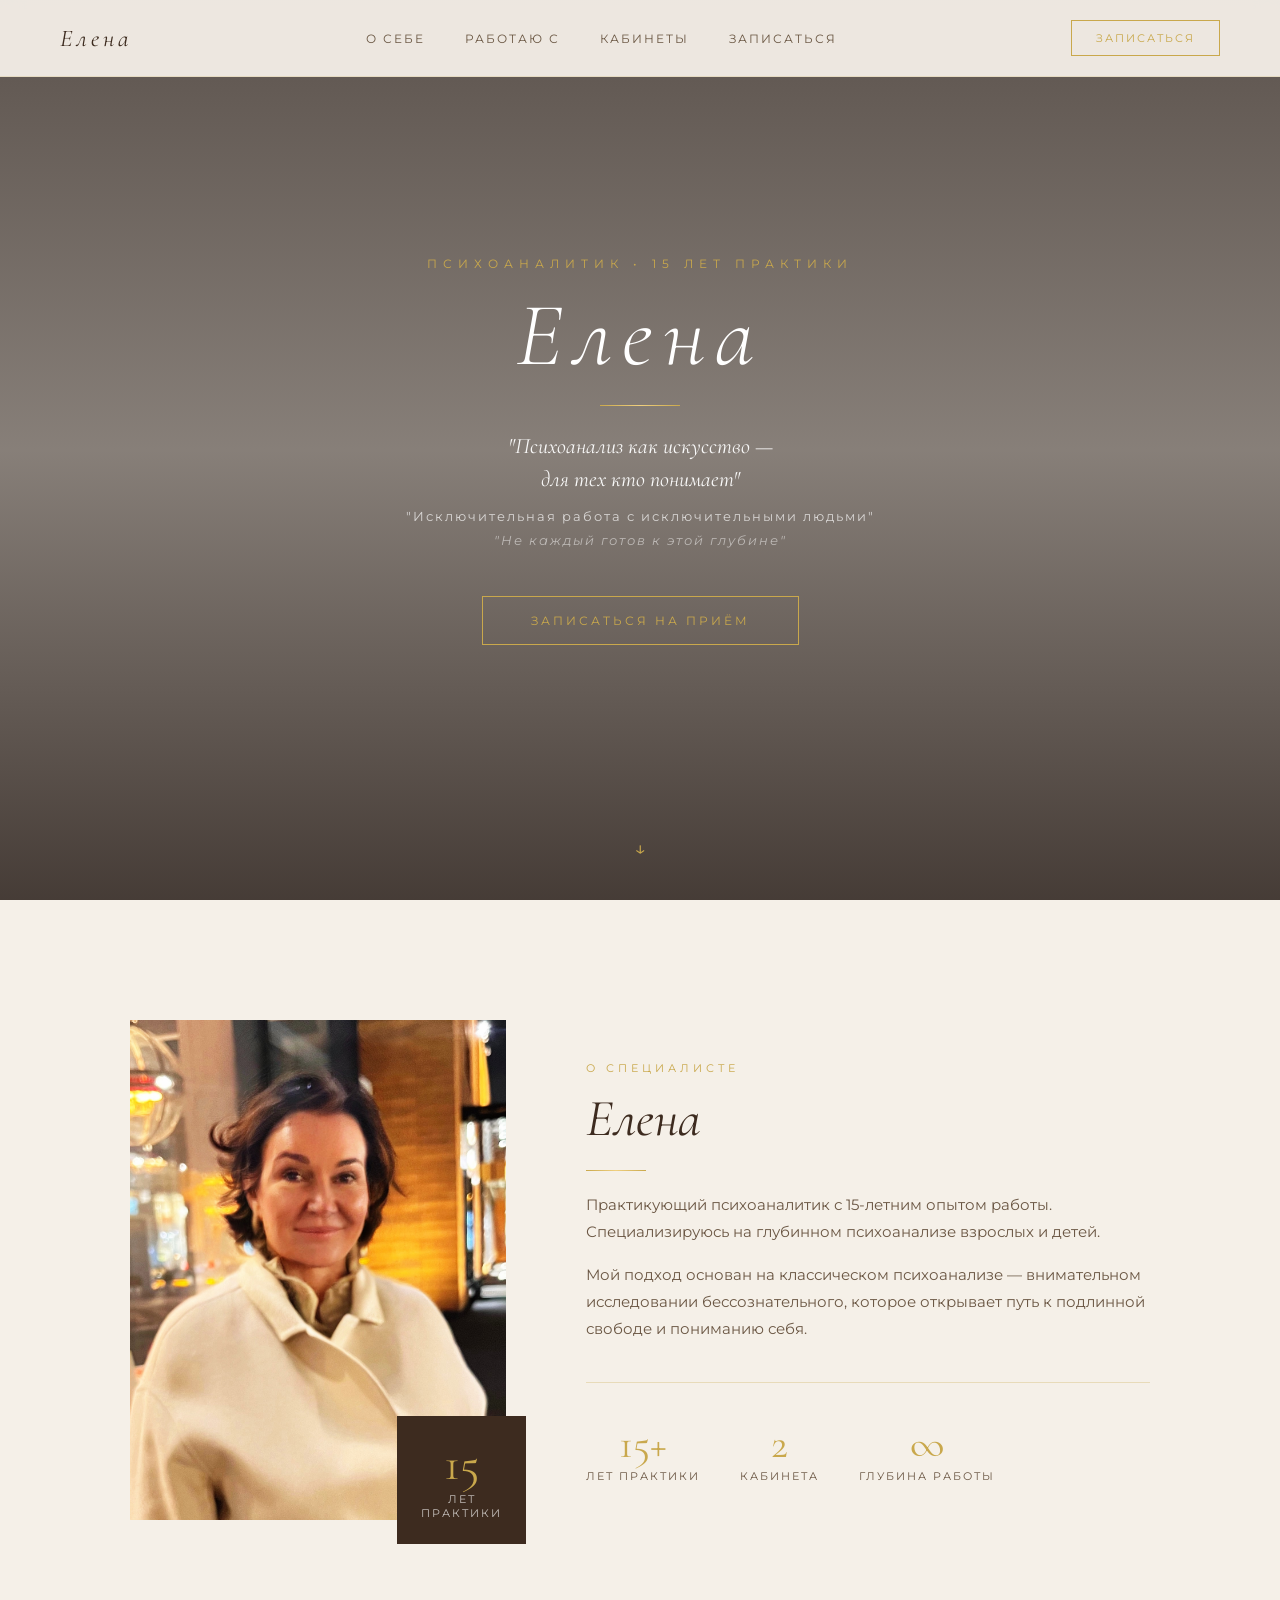
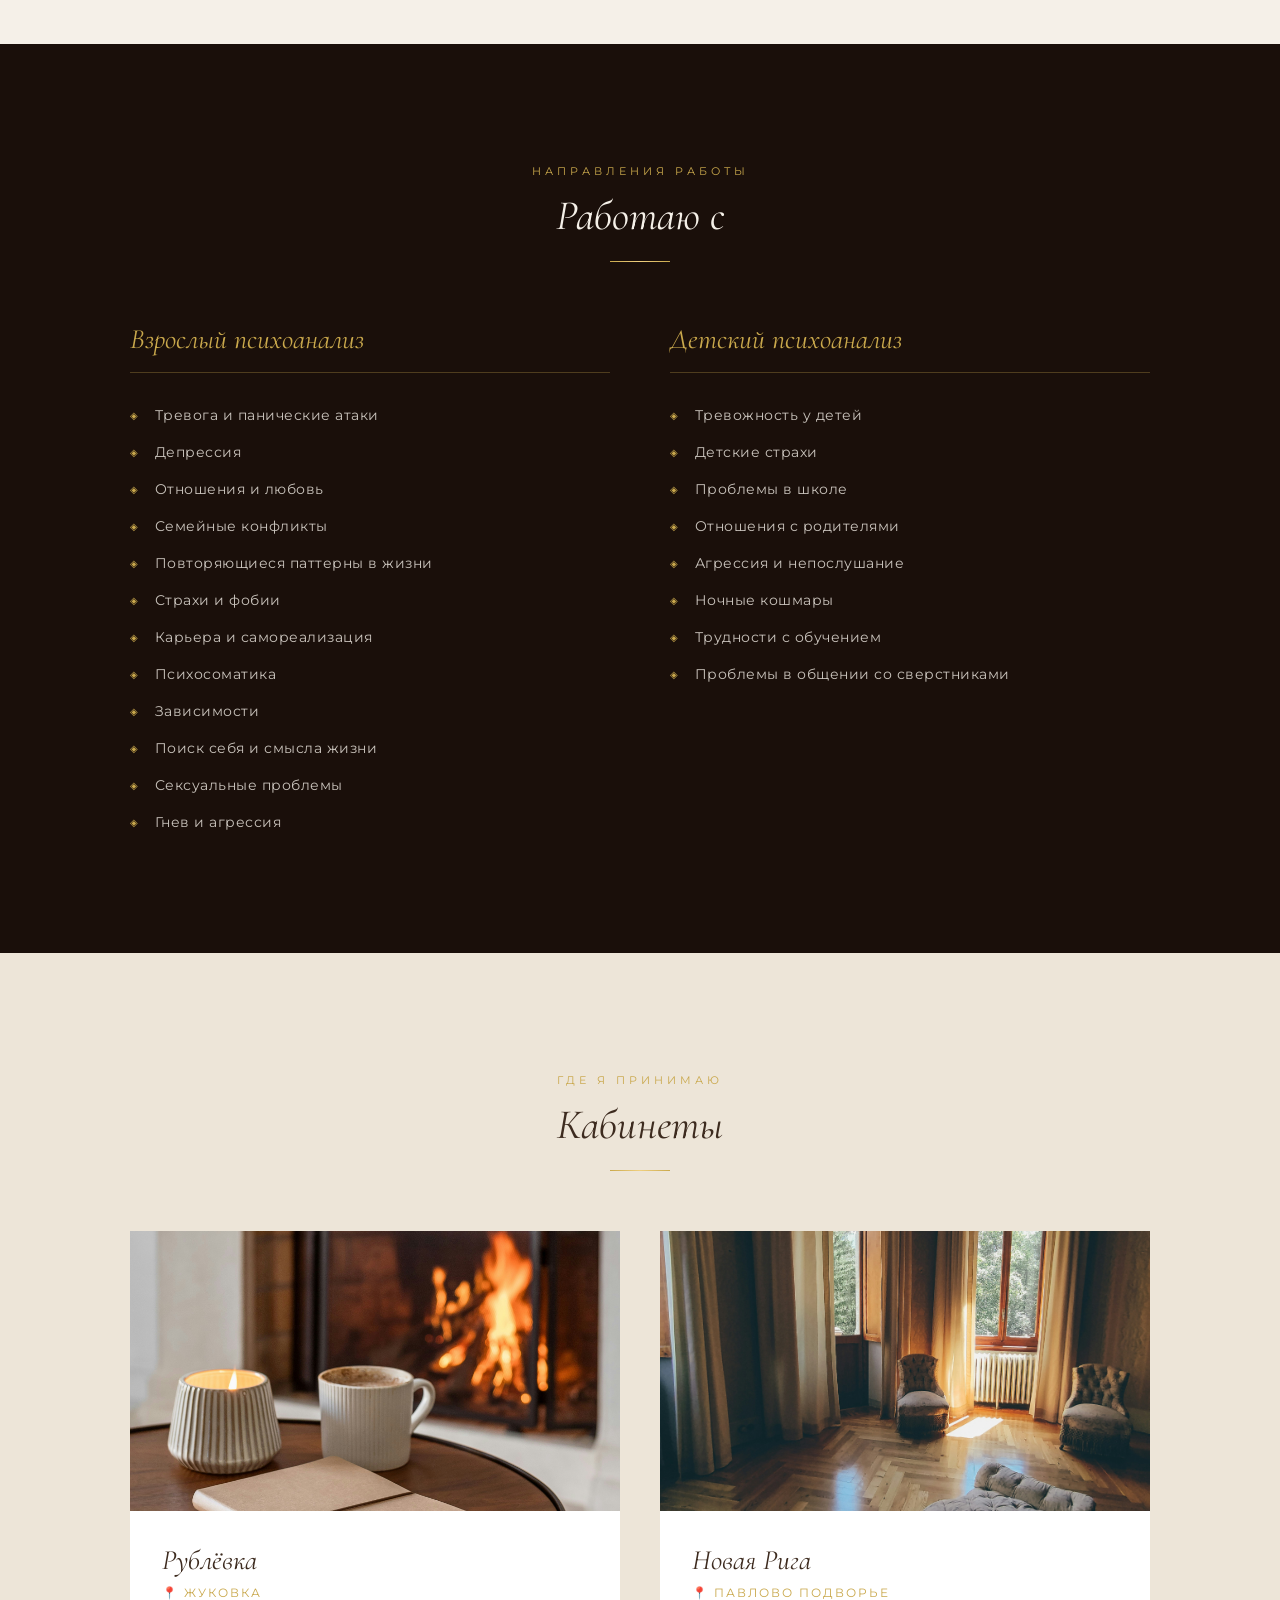
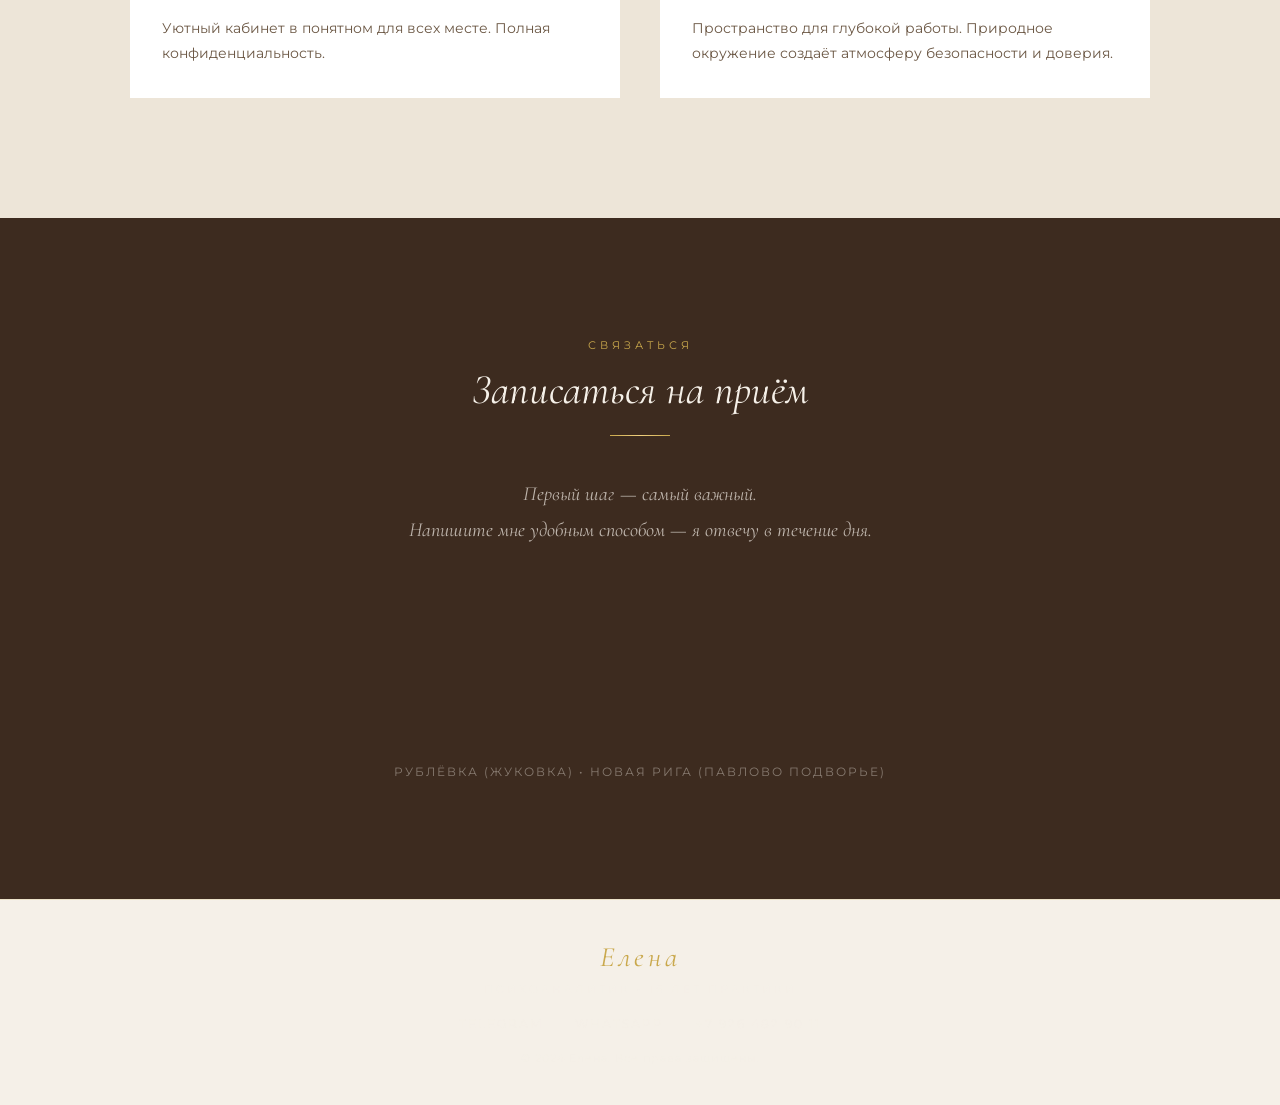
<file: index.html>
<!DOCTYPE html>
<html lang="ru">

<head>
    <meta charset="UTF-8">
    <meta name="viewport" content="width=device-width, initial-scale=1.0">

    <!-- SEO -->
    <title>Глубинный психоанализ • Рублёвка • Новая Рига </title>
    <meta name="description"
        content="Профессиональный психоаналитик с 15-летним опытом. Приём в Жуковке и Павлово Подворье. Взрослый и детский психоанализ.">
    <meta name="keywords"
        content="психолог, психоаналитик, психологическая помощь, детский психолог, помощь с зависимостью, психолог рядом, психолог Рублёвка, психолог Жуковка, психолог Новая Рига, психолог Павлово Подворье, панические атаки, депрессия, семейный психолог">

    <link rel="stylesheet" href="style.css">
    <link
        href="https://fonts.googleapis.com/css2?family=Cormorant+Garamond:ital,wght@0,300;0,400;0,600;1,300;1,400&family=Montserrat:wght@300;400;500&display=swap"
        rel="stylesheet">
</head>

<body>

    <!-- НАВИГАЦИЯ -->
    <nav class="nav">
        <div class="nav-logo">Елена</div>
        <div class="nav-links">
            <a href="#about">О себе</a>
            <a href="#problems">Работаю с</a>
            <a href="#offices">Кабинеты</a>
            <a href="#contact">Записаться</a>
        </div>
        <button class="nav-btn" onclick="document.getElementById('contact').scrollIntoView({behavior:'smooth'})">
            Записаться
        </button>
    </nav>
    <!-- HERO -->
    <section class="hero">
        <div class="hero-overlay"></div>
        <div class="hero-content">
            <p class="hero-subtitle">Психоаналитик • 15 лет практики</p>
            <h1 class="hero-name">Елена</h1>
            <div class="hero-divider"></div>
            <p class="hero-quote">"Психоанализ как искусство —<br>для тех кто понимает"</p>
            <p class="hero-quote-2">"Исключительная работа с исключительными людьми"</p>
            <p class="hero-quote-3">"Не каждый готов к этой глубине"</p>
            <button class="hero-btn" onclick="document.getElementById('contact').scrollIntoView({behavior:'smooth'})">
                Записаться на приём
            </button>
        </div>
        <div class="hero-scroll">↓</div>
    </section>

    <!-- О ЕЛЕНЕ -->
    <section class="about" id="about">
        <div class="container">
            <div class="about-content">
                <div class="about-image">
                    <img src="images/IMG_6686.JPG" alt="Елена психоаналитик">
                    <div class="about-years">
                        <span class="years-number">15</span>
                        <span class="years-text">лет<br>практики</span>
                    </div>
                </div>
                <div class="about-text">
                    <p class="section-label">О специалисте</p>
                    <h2>Елена</h2>
                    <div class="gold-line"></div>
                    <p class="about-description">
                        Практикующий психоаналитик с 15-летним опытом работы.
                        Специализируюсь на глубинном психоанализе взрослых и детей.
                    </p>
                    <p class="about-description">
                        Мой подход основан на классическом психоанализе —
                        внимательном исследовании бессознательного,
                        которое открывает путь к подлинной свободе и пониманию себя.
                    </p>
                    <div class="about-facts">
                        <div class="fact">
                            <span class="fact-number">15+</span>
                            <span class="fact-label">лет практики</span>
                        </div>
                        <div class="fact">
                            <span class="fact-number">2</span>
                            <span class="fact-label">кабинета</span>
                        </div>
                        <div class="fact">
                            <span class="fact-number">∞</span>
                            <span class="fact-label">глубина работы</span>
                        </div>
                    </div>
                </div>
            </div>
        </div>
    </section>

    <!-- ПРОБЛЕМЫ -->
    <section class="problems" id="problems">
        <div class="container">
            <p class="section-label center">Направления работы</p>
            <h2 class="section-title center">Работаю с</h2>
            <div class="gold-line center"></div>

            <div class="problems-grid">
                <div class="problems-column">
                    <h3 class="problems-category">Взрослый психоанализ</h3>
                    <div class="problem-list">
                        <div class="problem-item"><span class="problem-icon">◈</span><span>Тревога и панические
                                атаки</span></div>
                        <div class="problem-item"><span class="problem-icon">◈</span><span>Депрессия</span></div>
                        <div class="problem-item"><span class="problem-icon">◈</span><span>Отношения и любовь</span>
                        </div>
                        <div class="problem-item"><span class="problem-icon">◈</span><span>Семейные конфликты</span>
                        </div>
                        <div class="problem-item"><span class="problem-icon">◈</span><span>Повторяющиеся паттерны в
                                жизни</span></div>
                        <div class="problem-item"><span class="problem-icon">◈</span><span>Страхи и фобии</span></div>
                        <div class="problem-item"><span class="problem-icon">◈</span><span>Карьера и
                                самореализация</span></div>
                        <div class="problem-item"><span class="problem-icon">◈</span><span>Психосоматика</span></div>
                        <div class="problem-item"><span class="problem-icon">◈</span><span>Зависимости</span></div>
                        <div class="problem-item"><span class="problem-icon">◈</span><span>Поиск себя и смысла
                                жизни</span></div>
                        <div class="problem-item"><span class="problem-icon">◈</span><span>Сексуальные проблемы</span>
                        </div>
                        <div class="problem-item"><span class="problem-icon">◈</span><span>Гнев и агрессия</span></div>
                    </div>
                </div>
                <div class="problems-column">
                    <h3 class="problems-category">Детский психоанализ</h3>
                    <div class="problem-list">
                        <div class="problem-item"><span class="problem-icon">◈</span><span>Тревожность у детей</span>
                        </div>
                        <div class="problem-item"><span class="problem-icon">◈</span><span>Детские страхи</span></div>
                        <div class="problem-item"><span class="problem-icon">◈</span><span>Проблемы в школе</span></div>
                        <div class="problem-item"><span class="problem-icon">◈</span><span>Отношения с родителями</span>
                        </div>
                        <div class="problem-item"><span class="problem-icon">◈</span><span>Агрессия и
                                непослушание</span></div>
                        <div class="problem-item"><span class="problem-icon">◈</span><span>Ночные кошмары</span></div>
                        <div class="problem-item"><span class="problem-icon">◈</span><span>Трудности с обучением</span>
                        </div>
                        <div class="problem-item"><span class="problem-icon">◈</span><span>Проблемы в общении со
                                сверстниками</span></div>
                    </div>
                </div>
            </div>
        </div>
    </section>

    <!-- КАБИНЕТЫ -->
    <section class="offices" id="offices">
        <div class="container">
            <p class="section-label center">Где я принимаю</p>
            <h2 class="section-title center">Кабинеты</h2>
            <div class="gold-line center"></div>

            <div class="offices-grid">
                <div class="office-card">
                    <div class="office-image">
                        <img src="images/office1.jpg" alt="Кабинет Рублёвка">
                    </div>
                    <div class="office-info">
                        <h3>Рублёвка</h3>
                        <p class="office-location">📍 Жуковка</p>
                        <p class="office-description">
                            Уютный кабинет в понятном для всех месте. Полная конфиденциальность.
                        </p>
                    </div>
                </div>
                <div class="office-card">
                    <div class="office-image">
                        <img src="images/office2.jpg" alt="Кабинет Новая Рига">
                    </div>
                    <div class="office-info">
                        <h3>Новая Рига</h3>
                        <p class="office-location">📍 Павлово Подворье</p>
                        <p class="office-description">
                            Пространство для глубокой работы.
                            Природное окружение создаёт
                            атмосферу безопасности и доверия.
                        </p>
                    </div>
                </div>
            </div>
        </div>
    </section>
    <!-- КОНТАКТЫ -->
    <section class="contact" id="contact">
        <div class="container">
            <p class="section-label center">Связаться</p>
            <h2 class="section-title center">Записаться на приём</h2>
            <div class="gold-line center"></div>

            <div class="contact-content">
                <p class="contact-subtitle">
                    Первый шаг — самый важный.<br>
                    Напишите мне удобным способом — я отвечу в течение дня.
                </p>

                <div class="contact-links">
                    <a href="https://t.me/+79264829011" class="contact-link telegram" target="_blank">
                        <svg viewBox="0 0 24 24" fill="currentColor" width="24" height="24">
                            <path
                                d="M11.944 0A12 12 0 0 0 0 12a12 12 0 0 0 12 12 12 12 0 0 0 12-12A12 12 0 0 0 12 0a12 12 0 0 0-.056 0zm4.962 7.224c.1-.002.321.023.465.14a.506.506 0 0 1 .171.325c.016.093.036.306.02.472-.18 1.898-.962 6.502-1.36 8.627-.168.9-.499 1.201-.82 1.23-.696.065-1.225-.46-1.9-.902-1.056-.693-1.653-1.124-2.678-1.8-1.185-.78-.417-1.21.258-1.91.177-.184 3.247-2.977 3.307-3.23.007-.032.014-.15-.056-.212s-.174-.041-.249-.024c-.106.024-1.793 1.14-5.061 3.345-.48.33-.913.49-1.302.48-.428-.008-1.252-.241-1.865-.44-.752-.245-1.349-.374-1.297-.789.027-.216.325-.437.893-.663 3.498-1.524 5.83-2.529 6.998-3.014 3.332-1.386 4.025-1.627 4.476-1.635z" />
                        </svg>
                        Telegram
                    </a>

                    <a href="https://wa.me/79264829011" class="contact-link whatsapp" target="_blank">
                        <svg viewBox="0 0 24 24" fill="currentColor" width="24" height="24">
                            <path
                                d="M17.472 14.382c-.297-.149-1.758-.867-2.03-.967-.273-.099-.471-.148-.67.15-.197.297-.767.966-.94 1.164-.173.199-.347.223-.644.075-.297-.15-1.255-.463-2.39-1.475-.883-.788-1.48-1.761-1.653-2.059-.173-.297-.018-.458.13-.606.134-.133.298-.347.446-.52.149-.174.198-.298.298-.497.099-.198.05-.371-.025-.52-.075-.149-.669-1.612-.916-2.207-.242-.579-.487-.5-.669-.51-.173-.008-.371-.01-.57-.01-.198 0-.52.074-.792.372-.272.297-1.04 1.016-1.04 2.479 0 1.462 1.065 2.875 1.213 3.074.149.198 2.096 3.2 5.077 4.487.709.306 1.262.489 1.694.625.712.227 1.36.195 1.871.118.571-.085 1.758-.719 2.006-1.413.248-.694.248-1.289.173-1.413-.074-.124-.272-.198-.57-.347m-5.421 7.403h-.004a9.87 9.87 0 0 1-5.031-1.378l-.361-.214-3.741.982.998-3.648-.235-.374a9.86 9.86 0 0 1-1.51-5.26c.001-5.45 4.436-9.884 9.888-9.884 2.64 0 5.122 1.03 6 .836 6.961 1.237 1.235 0 2.448.49 3.337 1.378.889.888 1.379 2.1 1.378 3.337-.001 2.597-1.932 4.908-4.49 5.377l-.002.001c-.463.085-.94.127-1.42.127m-4.93-16.5C4.155 4.883 0 9.038 0 14.167c0 2.497.659 4.84 1.807 6.864L0 24l3.102-.813A11.94 11.94 0 0 0 9.556 24c6.627 0 12-5.373 12-12S16.183 0 9.556 0" />
                        </svg>
                        WhatsApp
                    </a>

                    <a href="tel:+79264829011" class="contact-link phone">
                        <svg viewBox="0 0 24 24" fill="currentColor" width="24" height="24">
                            <path
                                d="M6.62 10.79c1.44 2.83 3.76 5.14 6.59 6.59l2.2-2.2c.27-.27.67-.36 1.02-.24 1.12.37 2.33.57 3.57.57.55 0 1 .45 1 1V20c0 .55-.45 1-1 1-9.39 0-17-7.61-17-17 0-.55.45-1 1-1h3.5c.55 0 1 .45 1 1 0 1.25.2 2.45.57 3.57.11.35.03.74-.25 1.02l-2.2 2.2z" />
                        </svg>
                        +7 926 482 90 11
                    </a>
                </div>

                <p class="contact-note">
                    Рублёвка (Жуковка) • Новая Рига (Павлово Подворье)
                </p>
            </div>
        </div>
    </section>

    <!-- FOOTER -->
    <footer class="footer">
        <div class="container">
            <p class="footer-name">Елена</p>
            <p class="footer-text">Психоаналитик • 15 лет практики</p>
            <div class="footer-links">
                <a href="https://t.me/+79264829011" target="_blank">Telegram</a>
                <a href="https://wa.me/79264829011" target="_blank">WhatsApp</a>
                <a href="tel:+79264829011">+7 926 482 90 11</a>
            </div>
            <p class="footer-copy">© 2024 Елена. Все права защищены.</p>
        </div>
    </footer>

    <script src="script.js"></script>
</body>

</html>
</file>
<file: style.css>
* {
    margin: 0;
    padding: 0;
    box-sizing: border-box;
}

:root {
    --gold: #C9A84C;
    --gold-light: #F0D080;
    --gold-dark: #8B6914;
    --cream: #F5F0E8;
    --cream-dark: #EDE5D8;
    --brown: #3D2B1F;
    --brown-light: #6B4C3B;
    --brown-dark: #1A0F0A;
    --text: #2C1810;
    --text-light: #6B5744;
    --white: #FFFFFF;
    --gradient-gold: linear-gradient(135deg, #C9A84C, #F0D080, #C9A84C);
}

html {
    scroll-behavior: smooth;
}

body {
    font-family: 'Montserrat', sans-serif;
    background: var(--cream);
    color: var(--text);
    overflow-x: hidden;
}

/* ===== TYPOGRAPHY ===== */
h1,
h2,
h3 {
    font-family: 'Cormorant Garamond', serif;
}

/* ===== CONTAINER ===== */
.container {
    max-width: 1100px;
    margin: 0 auto;
    padding: 0 40px;
}

/* ===== GOLD LINE ===== */
.gold-line {
    width: 60px;
    height: 1px;
    background: var(--gradient-gold);
    margin: 20px 0;
}

.gold-line.center {
    margin: 20px auto;
}

/* ===== SECTION LABEL ===== */
.section-label {
    font-size: 11px;
    letter-spacing: 4px;
    text-transform: uppercase;
    color: var(--gold);
    margin-bottom: 12px;
}

.section-label.center {
    text-align: center;
}

.section-title {
    font-size: 42px;
    font-weight: 400;
    color: var(--brown);
    font-style: italic;
}

.section-title.center {
    text-align: center;
}

/* ===== NAVIGATION ===== */
.nav {
    position: fixed;
    top: 0;
    left: 0;
    right: 0;
    display: flex;
    align-items: center;
    justify-content: space-between;
    padding: 20px 60px;
    background: rgba(245, 240, 232, 0.95);
    backdrop-filter: blur(10px);
    border-bottom: 1px solid rgba(201, 168, 76, 0.2);
    z-index: 100;
    transition: all 0.3s;
}

.nav.scrolled {
    padding: 14px 60px;
    box-shadow: 0 2px 30px rgba(61, 43, 31, 0.1);
}

.nav-logo {
    font-family: 'Cormorant Garamond', serif;
    font-size: 24px;
    font-weight: 400;
    letter-spacing: 4px;
    color: var(--brown);
    font-style: italic;
}

.nav-links {
    display: flex;
    gap: 40px;
}

.nav-links a {
    text-decoration: none;
    font-size: 12px;
    letter-spacing: 2px;
    text-transform: uppercase;
    color: var(--text-light);
    transition: color 0.3s;
}

.nav-links a:hover {
    color: var(--gold);
}

.nav-btn {
    background: transparent;
    border: 1px solid var(--gold);
    color: var(--gold);
    padding: 10px 24px;
    font-size: 11px;
    letter-spacing: 2px;
    text-transform: uppercase;
    cursor: pointer;
    transition: all 0.3s;
    font-family: 'Montserrat', sans-serif;
}

.nav-btn:hover {
    background: var(--gold);
    color: var(--white);
}

/* ===== HERO ===== */
.hero {
    position: relative;
    height: 100vh;
    display: flex;
    align-items: center;
    justify-content: center;
    text-align: center;
    background-image: url('https://images.unsplash.com/photo-1600585154526-990dced4db0d?w=1600&q=80');
    background-size: cover;
    background-position: center;
    background-attachment: fixed;
}

.hero-overlay {
    position: absolute;
    top: 0;
    left: 0;
    width: 100%;
    height: 100%;
    background: linear-gradient(to bottom,
            rgba(26, 15, 10, 0.7) 0%,
            rgba(26, 15, 10, 0.5) 50%,
            rgba(26, 15, 10, 0.8) 100%);
}

.hero-content {
    position: relative;
    z-index: 1;
    padding: 0 20px;
}

.hero-subtitle {
    font-size: 12px;
    letter-spacing: 6px;
    text-transform: uppercase;
    color: var(--gold);
    margin-bottom: 20px;
}

.hero-name {
    font-family: 'Cormorant Garamond', serif;
    font-size: 90px;
    font-weight: 300;
    color: var(--white);
    letter-spacing: 10px;
    font-style: italic;
    line-height: 1;
    margin-bottom: 20px;
}

.hero-divider {
    width: 80px;
    height: 1px;
    background: var(--gradient-gold);
    margin: 24px auto;
}

.hero-quote {
    font-family: 'Cormorant Garamond', serif;
    font-size: 22px;
    font-style: italic;
    color: var(--white);
    opacity: 0.95;
    line-height: 1.5;
    margin-bottom: 12px;
}

.hero-quote-2 {
    font-size: 13px;
    letter-spacing: 2px;
    color: rgba(255, 255, 255, 0.7);
    margin-bottom: 8px;
}

.hero-quote-3 {
    font-size: 13px;
    letter-spacing: 2px;
    color: rgba(255, 255, 255, 0.5);
    margin-bottom: 48px;
    font-style: italic;
}

.hero-btn {
    background: transparent;
    border: 1px solid var(--gold);
    color: var(--gold);
    padding: 16px 48px;
    font-size: 12px;
    letter-spacing: 3px;
    text-transform: uppercase;
    cursor: pointer;
    transition: all 0.3s;
    font-family: 'Montserrat', sans-serif;
}

.hero-btn:hover {
    background: var(--gold);
    color: var(--brown-dark);
}

.hero-scroll {
    position: absolute;
    bottom: 40px;
    left: 50%;
    transform: translateX(-50%);
    color: var(--gold);
    font-size: 20px;
    animation: bounce 2s infinite;
}

@keyframes bounce {

    0%,
    100% {
        transform: translateX(-50%) translateY(0);
    }

    50% {
        transform: translateX(-50%) translateY(8px);
    }
}

/* ===== ABOUT ===== */
.about {
    padding: 120px 0;
    background: var(--cream);
}

.about-content {
    display: grid;
    grid-template-columns: 1fr 1.5fr;
    gap: 80px;
    align-items: center;
}

.about-image {
    position: relative;
}

.about-image img {
    width: 100%;
    height: 500px;
    object-fit: cover;
    object-position: top;
}

.about-years {
    position: absolute;
    bottom: -20px;
    right: -20px;
    background: var(--brown);
    padding: 24px;
    text-align: center;
    min-width: 100px;
}

.years-number {
    display: block;
    font-family: 'Cormorant Garamond', serif;
    font-size: 48px;
    color: var(--gold);
    line-height: 1;
}

.years-text {
    display: block;
    font-size: 11px;
    letter-spacing: 2px;
    text-transform: uppercase;
    color: rgba(255, 255, 255, 0.7);
    margin-top: 4px;
}

.about-text h2 {
    font-size: 52px;
    font-weight: 400;
    color: var(--brown);
    font-style: italic;
    margin-bottom: 4px;
}

.about-description {
    font-size: 15px;
    line-height: 1.8;
    color: var(--text-light);
    margin-bottom: 16px;
}

.about-facts {
    display: flex;
    gap: 40px;
    margin-top: 40px;
    padding-top: 40px;
    border-top: 1px solid rgba(201, 168, 76, 0.3);
}

.fact {
    text-align: center;
}

.fact-number {
    display: block;
    font-family: 'Cormorant Garamond', serif;
    font-size: 42px;
    color: var(--gold);
    line-height: 1;
}

.fact-label {
    font-size: 11px;
    letter-spacing: 2px;
    text-transform: uppercase;
    color: var(--text-light);
    margin-top: 4px;
    display: block;
}

/* ===== PROBLEMS ===== */
.problems {
    padding: 120px 0;
    background: var(--brown-dark);
}

.problems .section-label {
    color: var(--gold);
}

.problems .section-title {
    color: var(--cream);
}

.problems-grid {
    display: grid;
    grid-template-columns: 1fr 1fr;
    gap: 60px;
    margin-top: 60px;
}

.problems-category {
    font-family: 'Cormorant Garamond', serif;
    font-size: 28px;
    font-weight: 400;
    color: var(--gold);
    font-style: italic;
    margin-bottom: 32px;
    padding-bottom: 16px;
    border-bottom: 1px solid rgba(201, 168, 76, 0.3);
}

.problem-list {
    display: flex;
    flex-direction: column;
    gap: 16px;
}

.problem-item {
    display: flex;
    align-items: center;
    gap: 16px;
    font-size: 14px;
    color: rgba(245, 240, 232, 0.8);
    letter-spacing: 0.5px;
    line-height: 1.5;
}

.problem-icon {
    color: var(--gold);
    font-size: 10px;
    flex-shrink: 0;
}

/* ===== OFFICES ===== */
.offices {
    padding: 120px 0;
    background: var(--cream-dark);
}

.offices-grid {
    display: grid;
    grid-template-columns: 1fr 1fr;
    gap: 40px;
    margin-top: 60px;
}

.office-card {
    background: var(--white);
    overflow: hidden;
    transition: transform 0.3s;
}

.office-card:hover {
    transform: translateY(-8px);
}

.office-image {
    height: 280px;
    overflow: hidden;
}

.office-image img {
    width: 100%;
    height: 100%;
    object-fit: cover;
    transition: transform 0.5s;
}

.office-card:hover .office-image img {
    transform: scale(1.05);
}

.office-info {
    padding: 32px;
}

.office-info h3 {
    font-size: 28px;
    font-weight: 400;
    color: var(--brown);
    font-style: italic;
    margin-bottom: 8px;
}

.office-location {
    font-size: 12px;
    letter-spacing: 2px;
    color: var(--gold);
    text-transform: uppercase;
    margin-bottom: 16px;
}

.office-description {
    font-size: 14px;
    line-height: 1.8;
    color: var(--text-light);
}

/* ===== CONTACT ===== */
.contact {
    padding: 120px 0;
    background: var(--brown);
    text-align: center;
}

.contact .section-label {
    color: var(--gold);
}

.contact .section-title {
    color: var(--cream);
}

.contact-content {
    max-width: 600px;
    margin: 0 auto;
}

.contact-subtitle {
    font-size: 16px;
    line-height: 1.8;
    color: rgba(245, 240, 232, 0.7);
    margin: 40px 0;
    font-family: 'Cormorant Garamond', serif;
    font-style: italic;
    font-size: 20px;
}

.contact-links {
    display: flex;
    justify-content: center;
    gap: 20px;
    flex-wrap: wrap;
    margin-bottom: 40px;
}

.contact-link {
    display: flex;
    align-items: center;
    gap: 12px;
    padding: 16px 32px;
    text-decoration: none;
    font-size: 13px;
    letter-spacing: 2px;
    text-transform: uppercase;
    transition: all 0.3s;
    border: 1px solid;
}

.contact-link.telegram {
    border-color: rgba(201, 168, 76, 0.4);
    color: var(--gold);
}

.contact-link.whatsapp {
    border-color: rgba(201, 168, 76, 0.4);
    color: var(--gold);
}

.contact-link.phone {
    border-color: rgba(201, 168, 76, 0.4);
    color: var(--gold);
}

.contact-link:hover {
    background: var(--gold);
    color: var(--brown-dark);
    border-color: var(--gold);
}

.contact-link:hover svg {
    fill: var(--brown-dark);
}

.contact-note {
    font-size: 12px;
    letter-spacing: 2px;
    color: rgba(245, 240, 232, 0.4);
    text-transform: uppercase;
}

/* ===== FOOTER ===== */
.footer {
    padding: 40px 0;
    background: var (--brown-dark);
    text-align: center;
    border-top: 1px solid rgba(201, 168, 76, 0.2);
}

.footer-name {
    font-family: 'Cormorant Garamond', serif;
    font-size: 28px;
    font-weight: 400;
    font-style: italic;
    color: var(--gold);
    letter-spacing: 4px;
    margin-bottom: 8px;
}

.footer-text {
    font-size: 11px;
    letter-spacing: 3px;
    text-transform: uppercase;
    color: rgba(245, 240, 232, 0.4);
    margin-bottom: 20px;
}

.footer-links {
    display: flex;
    justify-content: center;
    gap: 32px;
    margin-bottom: 20px;
}

.footer-links a {
    text-decoration: none;
    font-size: 12px;
    letter-spacing: 2px;
    text-transform: uppercase;
    color: rgba(245, 240, 232, 0.5);
    transition: color 0.3s;
}

.footer-links a:hover {
    color: var(--gold);
}

.footer-copy {
    font-size: 11px;
    color: rgba(245, 240, 232, 0.2);
    letter-spacing: 1px;
}

/* ===== АДАПТИВ ===== */
@media (max-width: 900px) {
    .nav-links {
        display: none;
    }

    .nav {
        padding: 16px 24px;
    }

    .hero-name {
        font-size: 56px;
    }

    .about-content {
        grid-template-columns: 1fr;
        gap: 40px;
    }

    .about-image {
        max-width: 400px;
        margin: 0 auto;
    }

    .problems-grid {
        grid-template-columns: 1fr;
        gap: 40px;
    }

    .offices-grid {
        grid-template-columns: 1fr;
    }

    .contact-links {
        flex-direction: column;
        align-items: center;
    }

    .container {
        padding: 0 24px;
    }

    .about {
        padding: 80px 0;
    }

    .problems {
        padding: 80px 0;
    }

    .offices {
        padding: 80px 0;
    }

    .contact {
        padding: 80px 0;
    }

    .section-title {
        font-size: 32px;
    }
}

@media (max-width: 480px) {
    .hero-name {
        font-size: 42px;
    }

    .hero-quote {
        font-size: 18px;
    }

    .about-facts {
        gap: 20px;
    }

    .footer-links {
        flex-direction: column;
        gap: 16px;
    }
}

/* ===== АНИМАЦИИ ===== */
.fade-in {
    opacity: 0;
    transform: translateY(30px);
    transition: opacity 0.8s ease, transform 0.8s ease;
}

.fade-in.visible {
    opacity: 1;
    transform: translateY(0);
}
</file>
